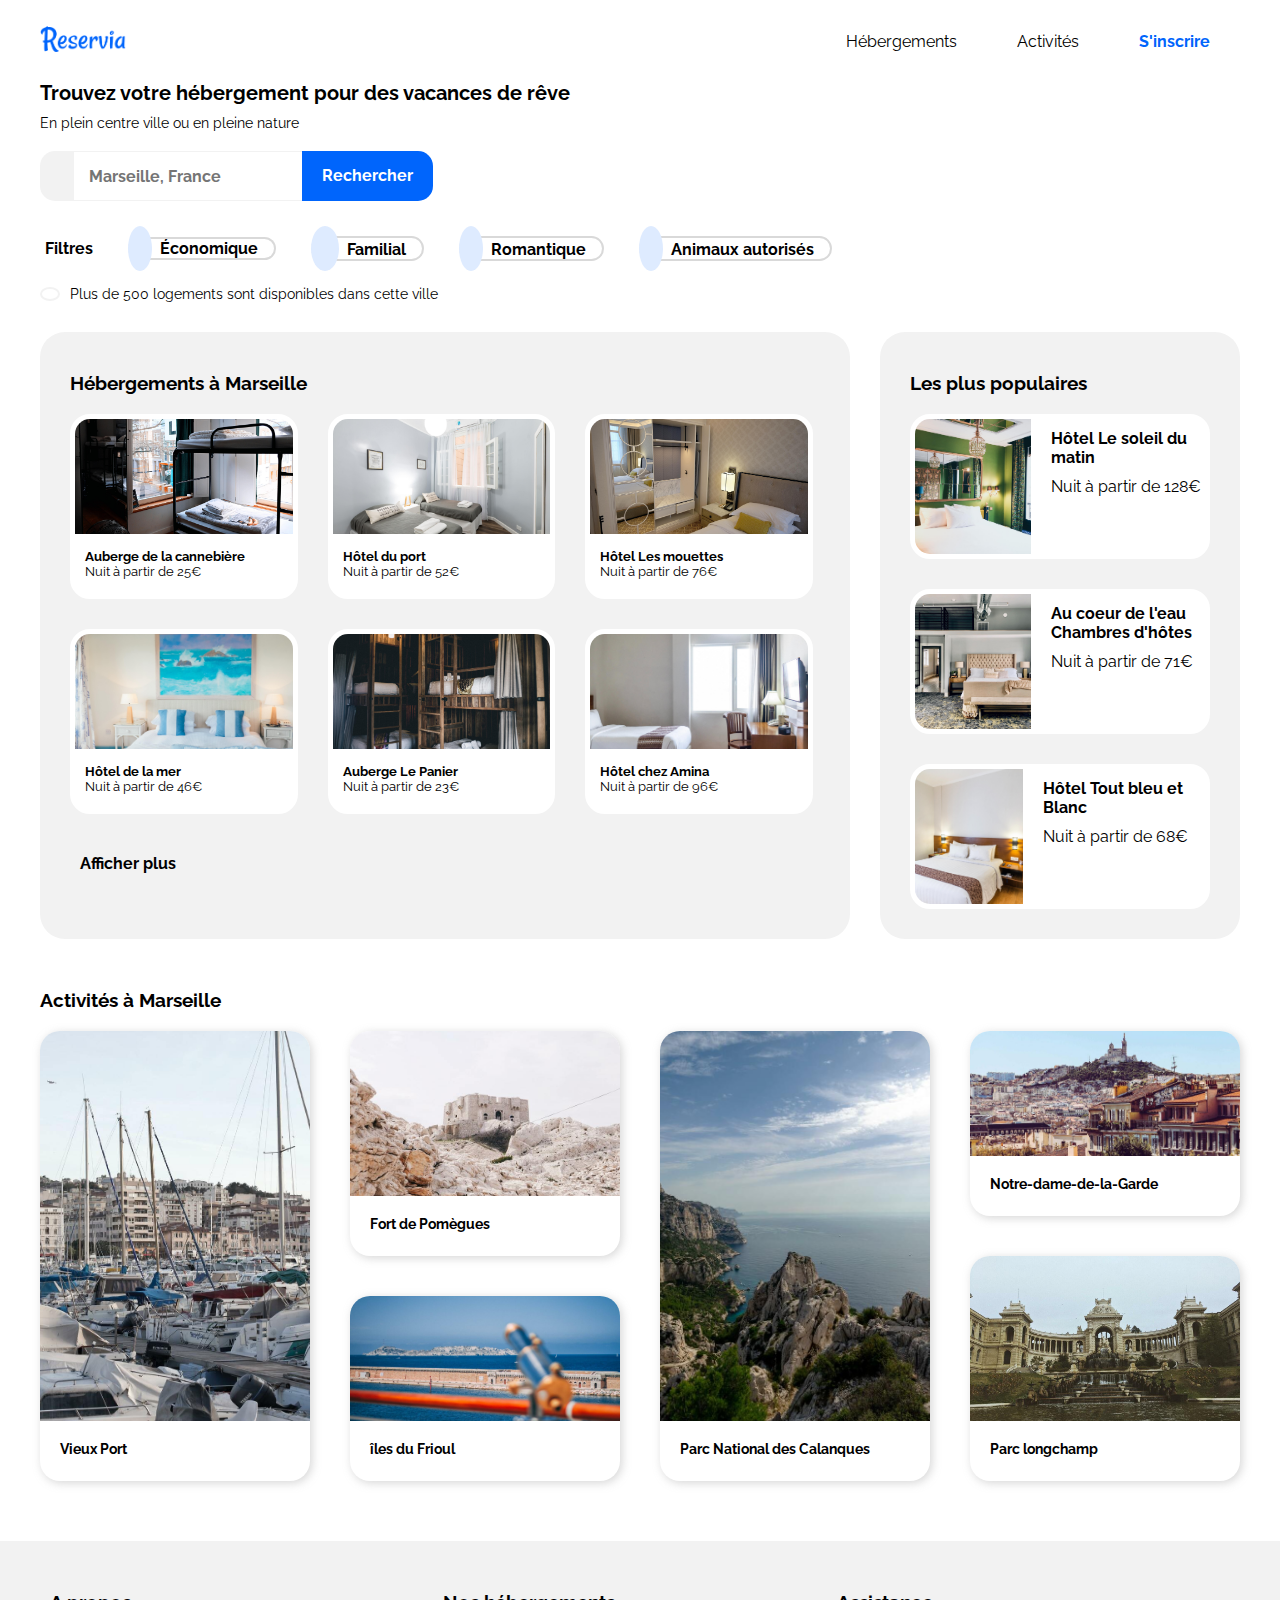
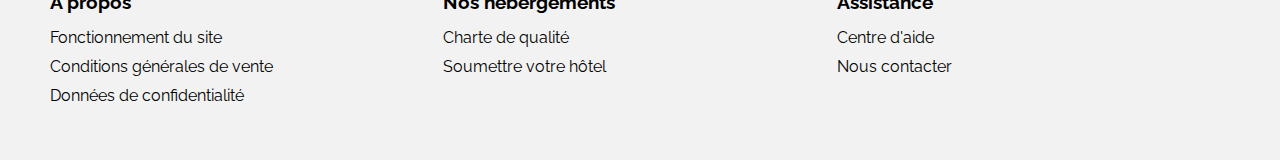
<file: index.html>
<!DOCTYPE html>
<html lang>
<head>
    <title>Site Reservia</title>
    <meta charset="utf-8"/>
    <meta name="viewport" content="width=device-width, initial-scale=1">
    <link rel="stylesheet" href="./Projet2.css"/>
    <link rel="stylesheet" media="all and (min-width:768px) and (max-width: 1080px)" href="tablettes.css" />
    <link rel="stylesheet" media="screen and (max-width: 768px)" href="tel_portable.css" /> <!-- Pour ceux qui ont une résolution inférieure à 1280px -->
    <link rel="preconnect" href="https://fonts.googleapis.com">
    <link rel="preconnect" href="https://fonts.gstatic.com" crossorigin>
    <link href="https://fonts.googleapis.com/css2?family=Raleway&display=swap" rel="stylesheet"><!--code police raleway-->
    
    <link rel="stylesheet" href="https://cdnjs.cloudflare.com/ajax/libs/font-awesome/5.15.3/css/all.min.css" integrity="sha512-iBBXm8fW90+nuLcSKlbmrPcLa0OT92xO1BIsZ+ywDWZCvqsWgccV3gFoRBv0z+8dLJgyAHIhR35VZc2oM/gI1w==" crossorigin="anonymous" referrerpolicy="no-referrer" />
</head>

<body>

    <header>

        <nav class="en_tete">

            <div id="LogoReservia">
                <img class="logo" src="./images/logo/Reservia@3x.png" alt="LogoReservia">
            </div>
            <div class="navigation">

                <a id="nav1" href="#hebergement">Hébergements</a>

                <a id="nav2" href="#activites">Activités</a>

                <a id="insc" href="inscription" >S'inscrire</a>
            
            </div>

        </nav>

    </header>

    <section id="chapeau">
        <h2>Trouvez votre hébergement pour des vacances de rêve</h2>
        <p>En plein centre ville ou en pleine nature</p>

        <div id="rechercher">
            
                <div class="local"><i class="fas fa-map-marker-alt"></i></div>
            
           
                <input type="text" placeholder="Marseille, France">
            
            
                <div class="rech">
                    <a href="" id="search">Rechercher</a>
                    <i id="search-icon" class="fas fa-search"></i>
                </div>
            
        </div>


        <ul id="filtres">
            <li>Filtres</li>

            <li class="eco">
                <div class="filtre_container">
                    <i class="fas fa-money-bill-wave filtre_icon"></i>
                    <span class="filtre_label">Économique</span>
                </div>
            </li>

            <li class="family">
                <div class="filtre_container">
                    <i class="fas fa-child filtre_icon"></i>
                    <span class="filtre_label">Familial</span>
                </div>
            </li>

            <li class="love">
                <div class="filtre_container">
                    <i class="fas fa-heart filtre_icon"></i>
                    <span class="filtre_label">Romantique</span>
                </div>
            </li>

            <li class="pet">
                <div class="filtre_container">
                    <i class="fas fa-dog filtre_icon"></i>
                    <span class="filtre_label">Animaux autorisés</span>
                </div>
            </li>
        </ul>
        
        <div class="info">
            <i class="fas fa-info info_icon"></i>
            <p>Plus de 500 logements sont disponibles dans cette ville</p>
       
        </div>
    </section>
       
 
    <section id="hebergement">

        <div id="container">
            <h3 id="h1heberg">Hébergements à Marseille</h3>

            <div class="heberg">
                
                <a href="">
                    <div class="heb_item">
                        <img class="img_heb" src="./images/hebergements/2_large/marcus-loke-WQJvWU_HZFo-unsplash.jpg" alt="auberge de la cannebiere">
                        <div class="heb_text_cont">
                            <h4>Auberge de la cannebière</h4>
                            <p>Nuit à partir de 25€</p>
                            <div class="hotel-star-heb">
                                <i class="fas fa-star heb_star_icon"></i><i class="fas fa-star heb_star_icon"></i><i class="fas fa-star heb_star_icon"></i><i class="fas fa-star heb_star_icon"></i><i class="fas fa-star heb_star_icon_grey"></i>
                            </div>
                        </div>
                    </div>
                </a>

                <a href="">
                    <div class="heb_item">
                        <img class="img_heb" src="./images/hebergements/2_large/fred-kleber-gTbaxaVLvsg-unsplash.jpg" alt="hotel du port">
                        <div class="heb_text_cont">
                            <h4>Hôtel du port</h4>
                            <p>Nuit à partir de 52€</p>
                            <div class="hotel-star-heb">
                                <i class="fas fa-star heb_star_icon"></i><i class="fas fa-star heb_star_icon"></i><i class="fas fa-star heb_star_icon"></i><i class="fas fa-star heb_star_icon"></i><i class="fas fa-star heb_star_icon" ></i>
                            </div>
                        </div>
                    </div>
                </a>
                
                <a href="">
                    <div class="heb_item">
                        <img class="img_heb" src="./images/hebergements/2_large/reisetopia-B8WIgxA_PFU-unsplash.jpg" alt="hotel Les mouettes">
                        <div class="heb_text_cont">
                            <h4>Hôtel Les mouettes</h4>
                            <p>Nuit à partir de 76€</p>
                            <div class="hotel-star-heb">
                                <i class="fas fa-star heb_star_icon"></i><i class="fas fa-star heb_star_icon"></i><i class="fas fa-star heb_star_icon"></i><i class="fas fa-star heb_star_icon"></i><i class="fas fa-star heb_star_icon_grey"></i>
                            </div>
                        </div>
                    </div>
                </a>

                <a href="">    
                    <div class="heb_item">
                        <img class="img_heb" src="./images/hebergements/2_large/annie-spratt-Eg1qcIitAuA-unsplash.jpg" alt="hotel de la mer">
                        <div class="heb_text_cont">
                            <h4>Hôtel de la mer</h4>
                            <p>Nuit à partir de 46€</p>
                            <div class="hotel-star-heb">
                                <i class="fas fa-star heb_star_icon"></i><i class="fas fa-star heb_star_icon"></i><i class="fas fa-star heb_star_icon"></i><i class="fas fa-star heb_star_icon_grey" ></i><i class="fas fa-star heb_star_icon_grey"></i>
                            </div>
                        </div>
                    </div>
                </a>

                <a href="">
                    <div class="heb_item">
                        <img class="img_heb" src="./images/hebergements/2_large/nicate-lee-kT-ZyaiwBe0-unsplash.jpg" alt="auberge Le Panier">
                        <div class="heb_text_cont">
                            <h4>Auberge Le Panier </h4>
                            <p>Nuit à partir de 23€</p>
                            <div class="hotel-star-heb">
                                <i class="fas fa-star heb_star_icon"></i><i class="fas fa-star heb_star_icon"></i><i class="fas fa-star heb_star_icon"></i><i class="fas fa-star heb_star_icon"></i><i class="fas fa-star heb_star_icon_grey"></i>
                            </div>
                        </div>
                    </div>
                </a>

                <a id="heb_amina" href="" >
                    <div  class="heb_item">
                        <img class="img_heb" src="./images/hebergements/2_large/febrian-zakaria-M6S1WvfW68A-unsplash.jpg" alt="hotel chez Amina">
                        <div class="heb_text_cont">
                            <h4>Hôtel chez Amina</h4>
                            <p>Nuit à partir de 96€</p>
                            <div class="hotel-star-heb">
                                <i class="fas fa-star heb_star_icon"></i><i class="fas fa-star heb_star_icon"></i><i class="fas fa-star heb_star_icon"></i><i class="fas fa-star heb_star_icon"></i><i class="fas fa-star heb_star_icon" ></i>
                            </div>
                        </div>
                    </div>
                </a>
                
            </div>

            <span>Afficher plus</span> 
           
        </div>
    

        <div id="container2">
            <div id="chapeau_pop">
                <h3 id="h2heberg">Les plus populaires</h3>
                <i class="fas fa-chart-line"></i>
            </div>

            <div class="les_plus_pop">

                <a href="">
                    <div class="pop_item">
                        <img class="img_pop" src="./images/hebergements/2_large/emile-guillemot-Bj_rcSC5XfE-unsplash.jpg" alt="hotel le soleil du matin">
                        <div class="les_plus_pop_info_cont">
                            <div class="les_plus_pop_text_cont">
                                <h4>Hôtel Le soleil du matin</h4>
                                <p>Nuit à partir de 128€</p>
                            </div>
                            <div class="hotel-star-pop">
                                <i class="fas fa-star heb_star_icon"></i><i class="fas fa-star heb_star_icon"></i><i class="fas fa-star heb_star_icon"></i><i class="fas fa-star heb_star_icon"></i><i class="fas fa-star heb_star_icon" ></i>
                            </div>
                        </div>
                    </div>
                </a>

                <a href="">
                    <div class="pop_item">
                        <img class="img_pop" src="./images/hebergements/2_large/aw-creative-VGs8z60yT2c-unsplash.jpg" alt="Au coeur de l'eau">
                        <div class="les_plus_pop_info_cont">
                            <div class="les_plus_pop_text_cont">
                                <h4>Au coeur de l'eau Chambres d'hôtes</h4>
                                <p>Nuit à partir de 71€</p>
                            </div>
                            <div class="hotel-star-pop">
                                <i class="fas fa-star heb_star_icon"></i><i class="fas fa-star heb_star_icon"></i><i class="fas fa-star heb_star_icon"></i><i class="fas fa-star heb_star_icon"></i><i class="fas fa-star heb_star_icon_grey"></i>
                            </div>
                        </div>
                    </div>   
                </a>
                
                <a href="">
                    <div class="pop_item">
                        <img class="img_pop" src="./images/hebergements/2_large/febrian-zakaria-sjvU0THccQA-unsplash.jpg" alt="hotel tout bleu et blanc">
                        <div class="les_plus_pop_info_cont">
                            <div class="les_plus_pop_text_cont">
                                <h4>Hôtel Tout bleu et Blanc</h4>
                                <p>Nuit à partir de 68€</p>
                            </div>
                            <div class="hotel-star-pop">
                                <i class="fas fa-star heb_star_icon"></i><i class="fas fa-star heb_star_icon"></i><i class="fas fa-star heb_star_icon"></i><i class="fas fa-star heb_star_icon"></i><i class="fas fa-star heb_star_icon_grey"></i>
                            </div>
                        </div>
                    </div>
                </a>
            </div>

        
        </div>

    </section>

    <section id="activites">
        <h3 id="h1act">Activités à Marseille</h3>

        <div class="Activ">

            <a id="vieux_port" class="Activ_item" href="">
                <img class="vieux_port"  src="./images/activites/3_medium/reno-laithienne-QUgJhdY5Fyk-unsplash.jpg" alt="vieux port">
                <div class="activ_text_cont">
                    <h3>Vieux Port</h3>
                </div>
                
            </a>

            <a id="Fort_de_Pomègues" class="Activ_item" href="">                
                <img class="Fort_de_Pomègues" src="./images/activites/3_medium/paul-hermann-QFTrLdQIRhI-unsplash.jpg" alt="Fort de Pomègues">
                <div class="activ_text_cont">
                    <h3>Fort de Pomègues</h3>
                </div>
                
            </a>
           
            <a id="îles_du_frioul" class="Activ_item" href="">   
                <img class="îles_du_frioul" src="./images/activites/3_medium/kevin-hikari-rV_Qd1l-VXg-unsplash.jpg" alt="îles du Frioul">
                <div class="activ_text_cont">
                    <h3>îles du Frioul</h3>
                </div>
            </a>
             
            <a id="parc_National_des_Calanques" class="Activ_item" href="">    
                <img class="parc_National_des_Calanques" src="./images/activites/3_medium/kilyan-sockalingum-NR8-cBCN3aI-unsplash.jpg" alt="Parc national des Calanques">
                <div class="activ_text_cont">
                    <h3>Parc National des Calanques</h3>
                </div>
            </a>
              
            <a id="Notre-dame-de-la-Garde" class="Activ_item" href="">
                <img class="Notre-dame-de-la-Garde" src="./images/activites/3_medium/florian-wehde-xW9e8gdotxI-unsplash.jpg" alt="Notre dame de la Garde">
                <div class="activ_text_cont">
                    <h3>Notre-dame-de-la-Garde</h3>
                </div>
            </a>   
                
            <a id="Parc_longchamp" class="Activ_item" href="">
                <img class="Parc_longchamp" src="./images/activites/3_medium/lena-paulin-wH2-EJoDcV0-unsplash.jpg" alt="Parc longchamp">
                <div class="activ_text_cont">
                    <h3>Parc longchamp</h3>
                </div>
            </a>
             
                
        </div> 

    </section>


    <footer> 
        <div class="bas_de_page">
            <h3>A propos</h3>

            <ul>
                <li>Fonctionnement du site</li>
                <li>Conditions générales de vente</li>
                <li>Données de confidentialité</li>
            </ul>
        </div>

        <div class="bas_de_page">
            <h3>Nos hébergements</h3>

            <ul>
                <li>Charte de qualité</li>
                <li>Soumettre votre hôtel</li>
            </ul>
        </div>

        <div class="bas_de_page">
            <h3>Assistance</h3>

            <ul>
                <li>Centre d'aide</li>
                <li>Nous contacter</li>
            </ul>
        </div>

    </footer>
</body>
</html>
</file>
<file: Projet2.css>
/* Main styles */
* {
	padding: 0;
    margin:0;
    font-family: 'Raleway', sans-serif;
}

/* Navigation */
nav.en_tete {
    display:flex;
    flex-direction: row;
    justify-content: space-between;
    align-items: center;
    margin: 0 40px;
}

div#LogoReservia > img  {
    height: 40px;
}


div.navigation {
    display:flex;
    justify-content: center;
}

div.navigation > a {
    padding: 30px;
    color: black;
    text-decoration: none;
    border-top: 2px solid white;
}

div.navigation > a:hover {
    color: #0065FC;
    border-top: 2px #0065FC solid;
}

#insc{
    color: #0065fc;
    font-weight:bold;
}

/* Chapeau */
section#chapeau{
    margin: 0 40px;
}

section#chapeau > h2 {
    font-size: 20px;
    font-weight: bold;
    margin-bottom: 10px;
}

section#chapeau > p {
    font-size: 14px;
}

div#rechercher{
    display: flex;
    height: 50px;
    margin-top: 20px;
    margin-bottom: 30px;
}
div.local{
    align-content: center;
    border-radius: 15px 0px 0px 15px;
    padding:15px 17px;
    align-items: center;
    background-color: #f2f2f2;
}
div#rechercher > input[type=text] {
    border: none;
    border-top: 1px #f2f2f2 solid;
    border-bottom: 1px #f2f2f2 solid;
    padding: 0 15px;
    font-weight: bold;
    font-size: 16px;
}
div.rech {
	color: #ffffff;
	background-color: #0065FC;
	border-radius: 0px 15px 15px 0px;
    border: none;
    padding: 15px 20px;
    font-weight: bold;
}
#search { 
    text-decoration: none;
    color: #fff;
}
#search-icon{
    display: none;
}
ul#filtres > li:nth-child(1) {
font-weight: bold;
}
#filtres {
	display: flex;
	flex-wrap: wrap;
    align-items: center;
}
#filtres>li{
    padding:5px 30px 5px 5px;
}

div.filtre_container:hover {   
    color:orangered;
    cursor: pointer;
}
div.filtre_container {
    border-radius: 25px;
    border: 2px #d9d9d9 solid;
    border-left: none;
}
li.eco>div.filtre_container>i{
    padding: 13px 12px;
    font-size: 16px;
}
li.family>div.filtre_container>i{
    padding: 12px 14px;
}
i.filtre_icon {
    border-radius: 50%;
    background-color: #deebff;
    color: #0065fc;
    padding: 12px;
    font-size: 18px;
}
span.filtre_label {
    padding-left: 8px;
    padding-right: 16px;
    font-weight: bold;
}

div.info{
    font-size : 14px;
    margin : 20px 0;
    display:inline-flex;
    align-items: center;
}

i.info_icon {
    color: blue;
    border: 2px solid #f2f2f2;
    border-radius: 50%;
    padding: 5px 8px;
    margin-right: 10px;
    font-size: 10px;
}

/* Hebergement */
section#hebergement {
    display: flex;
    flex-wrap: wrap;
    margin: 0 40px;
}

div.heb_item {
    border: 5px white solid;
    border-radius: 20px;
    background-color: white;
}
img.img_heb {
    border-radius: 15px 15px 0 0;
    object-fit: cover;
    width: 100%;
    height: 115px;
}
div.heb_text_cont {
    border-top: 1px white solid;
    font-size: 13px;
    padding: 10px;
    padding-right: 0;
}

div.hotel-star-heb{
    padding-top: 5px;
}

i.heb_star_icon{
    background-color: white;
    color: #0065fc;
}
i.heb_star_icon_grey{
    color:#d9d9d9;
}
div#container{
    display:flex;
    flex-direction: column;
    margin:10px 0;
    background-color: #f2f2f2;
    border-radius: 25px;
    width: calc(70% - 30px);
}

#h1heberg{
    margin:0px 30px;
    padding: 40px 10px 10px 0;
    font-weight: bold;
}
    
div.heberg{
	display: grid;
    margin: 10px 30px 30px 30px;
    grid-template-columns: repeat(3, calc(33% - 20px));
    grid-gap: 30px;    

}
div.heberg>a{
    text-decoration: none;
    color:black;
}

div#container > span{
    font-weight: bold;
    padding-left: 40px;
    padding-top: 10px;
}

div#container2{
    display:flex;
    flex-direction: column;
    margin:10px 0 10px 30px;
    background-color: #f2f2f2;
    border-radius: 25px;
    width: 30%;
}
div#chapeau_pop{
    display: flex;
    justify-content: space-between;
    margin:40px 30px 0 30px;
}

#h2heberg{
    font-weight: bold;
}

div.les_plus_pop>a{
    text-decoration: none;
    color:black;
}

div.les_plus_pop > img {
	width: 100%;
    height: 100%;
    border-radius: 20px;
    border: 5px solid white;
}

div.les_plus_pop{
    display:grid;
    margin: 20px 30px 30px 30px;
    grid-gap: 30px;
}
div.les_plus_pop_text_cont>p{
    padding-top:10px
}

div.pop_item{
    display: flex;
    border: 5px white solid;
    border-radius: 20px;
    background-color: white;    
    height:135px;
}

img.img_pop{
    border-radius: 15px 0 0 15px;
    object-fit: cover;
    width: 40%;
}

div.les_plus_pop_info_cont{  
    display:flex;
    flex-direction: column;
    justify-content: space-between;
    padding: 10px 0 10px 20px;
    width: 60%;
}


/*Activités*/
section#activites{
    margin: 0 40px;
}
h3#h1act{
    margin-top: 40px;
    margin-bottom: 20px;
}

div.Activ >img{
    width: 100%;
    height: 100%;
    border-radius: 20px;
}

div.Activ >a{
    text-decoration: none;
    color:black;
}

div.Activ >a >img{
    border-radius: 20px 20px 0 0;
}

div.activ_text_cont>h3{
    font-size: 14px;
}

div.Activ{
    display: grid;
    grid-template-columns: repeat(4, calc(25% - 30px));
    grid-template-rows: repeat(2,50%);
    grid-column-gap: 40px;
    height: 450px;
    margin-bottom: 60px;
}

.Activ_item{
    display: flex;
    box-shadow: #cccc 2px 2px 10px;
    border-radius: 20px;
    flex-direction: column;   
}

div.activ_text_cont{
    padding:20px;
    padding-right: 10px;
}


a#vieux_port{
    grid-row: 1/3;
    grid-column: 1/2;
   
} 
img.vieux_port{
    object-fit: cover;
    height: 390px;
}

img.Fort_de_Pomègues{
    object-fit: cover;
    height: 165px;
}
a#îles_du_frioul{
    grid-row: 2/3;
    grid-column: 2/3;
    margin-top:40px;
}
img.îles_du_frioul{
    object-fit: cover;
    height: 125px;  
}

a#parc_National_des_Calanques{
    grid-row: 1/3;
    grid-column: 3/4;
    
}
img.parc_National_des_Calanques{
    object-fit: cover;
    height: 390px;
}

img.Notre-dame-de-la-Garde{
    object-fit: cover;
    height: 125px;
}
a#Notre-dame-de-la-Garde{
    margin-bottom:40px;
}
img.Parc_longchamp{
    object-fit: cover;
    height: 165px;
}

/*footer*/
footer{
    background-color: #f2f2f2;
    padding: 50px; 
    padding-right: 20px;  
}

ul{
    list-style-type: none;   
}

li{
    padding: 5px 0;
}
div.bas_de_page>h3{
    font-weight: bold;
    padding-bottom: 10px;
}

div.bas_de_page{
    display: inline-block;
    vertical-align: top;
    width: calc(33% - 10px);
}
</file>
<file: tablettes.css>
/* Navigation */
nav.en_tete {
    margin-right: 20px;
}

/* Chapeau */
section#chapeau{
    margin-right: 40px;
}
#filtres {
	width: 100%;
}

ul#filtres > li:nth-child(1) {
    width: 100%;
}

/* Hebergement */
section#hebergement {
    flex-direction: column-reverse;
    margin-right: 40px;
}
div#container{
    width: 100%;
}
div#container > span {
   padding-bottom: 20px;
   padding-top: 0;
}
div.heberg{
    margin-right: 20px;
}
div#container2{
    width: 100%;
    margin: 0;
}

div.hotel-star-pop {
    padding-top: 0;
}

 /*Activites*/
div.Activ{
    display:flex;
    flex-wrap:wrap;
    grid-gap: 20px;
    height: auto;
}

div.Activ>a>img{
    object-fit: cover;
    height: 140px;
}
a#îles_du_frioul {
    margin-top: 0;
}
a#Notre-dame-de-la-Garde {
    margin-bottom: 0;
}
.Activ_item{
    width:calc(50% - 10px);
}
</file>
<file: tel_portable.css>
/* Navigation */
nav.en_tete {
    margin: 0;
}

div.navigation {
    border-bottom: 1px;
    height: auto;
    width:100%;
}

div#LogoReservia{
    position: absolute;
    left:5%;
    top:10px;
}
div.navigation > a {
    padding: 10px 40px;
    margin: 70px 0 25px;
    border-bottom: 2px solid #f2f2f2;
}

div.navigation > a:hover {
    border-bottom: 2px #0065FC solid;
}

#nav1, #nav2{
    border-top:0;
}

#insc{
    position: absolute;
    top:15px;
    right: 0;
    margin: 0;
    border-bottom: 0;
}
a:hover#insc{
    border-top: 2px #0065FC solid;
}

/* Chapeau */
section#chapeau{
    margin: 0 20px;
}

div.rech {
    border-radius: 25%;
}
#search {
    display: none;
}
#search-icon {
    display: block;
}
ul#filtres > li:nth-child(1) {
    width: 100%;
}
#filtres>li {
    padding-right: 20px;
}

/* Hebergement */
section#hebergement {
    flex-direction: column-reverse;
    margin: 0;
}
#h1heberg {
    padding: 10px 10px 0 0;
    margin-left: 20px;
}

div.heb_item {
    box-shadow: #cccc 2px 2px 10px;
}

div#container{
    width: 100%;
    background-color: white;
    border-radius: 0;
}

div.heberg{
	display: flex;
    flex-direction: column;
    margin: 10px 20px 30px 20px; 
    grid-gap: 20px;
    padding:0;
}
div#container > span{
    padding-left: 20px;
    padding-top: 0;
}

div#container2{
    margin:10px 0;
    width: 100%;
    border-radius: 0;
}

div#chapeau_pop{
    margin:30px 20px 0 20px;
}

div.les_plus_pop{
    margin: 20px;
    grid-gap: 20px;
    padding:0;
}

/*Activités*/
section#activites {
    margin: 0 20px;
}

h3#h1act{
    margin-top:  30px;
}

div.Activ >a >img{
    object-fit: cover;
    height: 140px;
}

div.Activ{
    display: flex;
    flex-direction: column;
    grid-gap: 20px;
    height: auto;
}

a#îles_du_frioul {
    margin-top: 0;
}
a#Notre-dame-de-la-Garde {
    margin-bottom: 0;
}

/*footer*/
footer{
    margin-top: 50px;  
    padding-bottom: 0; 
    padding-left: 25px;
}

div.bas_de_page{
    display: block;
    width: 100%;
    padding-bottom: 40px;
}
</file>
